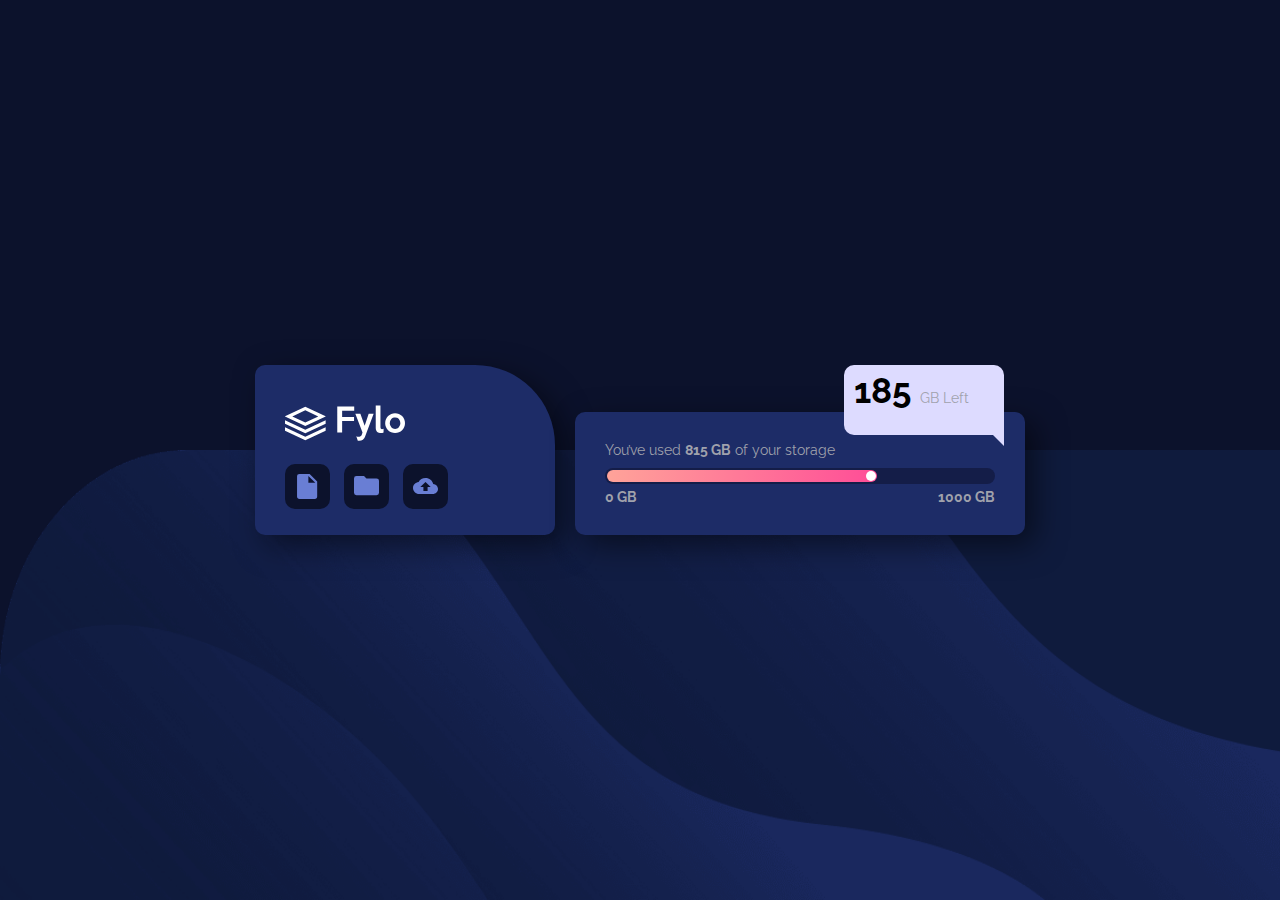
<file: Nouveau dossier/test.html>
<!DOCTYPE html>
<html lang="en">

<head>
  <meta charset="UTF-8">
  <meta name="viewport" content="width=device-width, initial-scale=1.0">
  <link rel="preconnect" href="https://fonts.gstatic.com">
  <link href="https://fonts.googleapis.com/css2?family=Raleway:wght@400;700&display=swap" rel="stylesheet">
  <link rel="stylesheet" href="style.css">
  <title>Atelier 2</title>

</head>

<body>
  <img class="cover" src="image/bg-desktop.png" alt="">
  <div class="bd">
    <div class="box1 box">
      <img class="logo" src="image/logo.svg" alt="">
      <div class="icons">
        <img src="image/icon-document.svg" alt="">
        <img src="image/icon-folder.svg" alt="">
        <img src="image/icon-upload.svg" alt="">
      </div>

    </div>
    <div class="box2 box">
      <div class="label">
        <p><span>185</span> GB Left</p>
        <div class="trl"></div>
      </div>
      <p>You’ve used <strong>815 GB</strong> of your storage</p>
      <div class="progress">
        <div class="bar">
          <div class="circle"></div>
        </div>
      </div>
      <div class="range">
        <p><strong>0 GB</strong></p>
        <p><strong>1000 GB</strong></p>
      </div>
    </div>
</div>

</body>
</html>
</file>
<file: Nouveau dossier/style.css>
* {
    margin: 0;
    padding: 0;
    box-sizing: border-box;
  }
  
  body {
    background-color: hsl(229, 57%, 11%);
    font-family: "Raleway", sans-serif;
    font-size: 14px;
  }
  
  .cover {
    width: 100%;
    background-size: cover;
    position: absolute;
    bottom: 0;
    height: 50%;
  }
  
  .bd {
    position: absolute;
    top: 50%;
    left: 50%;
    transform: translate(-50%, -50%);
    display: grid;
    grid-template-columns: 1fr 1fr;
    grid-auto-rows: minmax(100px, auto);
    grid-gap: 20px;
  }
  
  .box {
    background-color: hsl(228, 56%, 26%);
    padding: 30px;
    border-radius: 10px;
    box-shadow: 10px 10px 30px rgba(0, 0, 0, 0.5);
  }
  
  .box1 {
    border-top-right-radius: 80px;
    padding: 30px;
    width: 300px;
    height: 170px;
  }
  
  .logo {
    width: 120px;
    margin-top: 10px;
  }
  
  .icons  img {
    background-color: hsl(229, 57%, 11%);
    padding: 10px;
    border-radius: 10px;
    height: 45px;
    width: 45px;
    margin-top: 20px;
    object-fit: contain;
  }
  
  .icons  img:not(:nth-child(3)) {
    margin-right: 10px;
  }
  
  .box2 {
    width: 450px;
    align-self: flex-end;
  }
  
  .progress {
    background-color: hsl(229, 57%, 18%);
    padding: 2px;
    border-radius: 50px;
    margin: 10px auto 5px auto;
  }
  
  .bar {
    background-image: linear-gradient(
      to right,
      hsl(6, 100%, 80%),
      hsl(335, 100%, 65%)
    );
    padding: 6px;
    width: 70%;
    border-radius: 50px;
  }
  
  .circle {
    background-color: white;
    padding: 5px;
    width: 5px;
    border-radius: 50%;
    float: right;
    margin-top: -4.6px;
    margin-right: -4.5px;
  }
  
  p {
    color: hsl(229, 7%, 65%);
    font-weight: 400;
  }
  
  .range {
    display: flex;
    justify-content: space-between;
  }
  
  .label {
    position: absolute;
    top: 0px;
    right: 1.5em;
    background:#DDDBFF;
    width: 160px;
    height: 70px;
    border-radius: 10px 10px 0;

  }
  .trl{
    border-left: 25px solid transparent;
    border-right: 0 solid transparent;
    border-top: 25px solid #DDDBFF;
    margin-left: 135px;
  }
  
  .label p {
    position: relative;
    bottom: 10px;
    margin-top: 15px;
    margin-left: 10px;
  }
  
  .label span {
    font-size: 35px;
    font-weight: 700;
    color: black;
    margin-right: 5px;
  }
  
  @media screen and (max-width: 800px) {
    .bd {
      grid-template-columns: 1fr;
      width: 60%;
    }
    .box {
      width: 100%;
      text-align: center;
    }
    .box2{
      text-align: center;
    }
    .label {
      background-color: white;
      border-radius: 10px;
      left:32%;
      margin-top: 19rem;
    }
    .label p {
      bottom: 0;
    }
    .trl{
      display: none;
    }
  }
  
  @media screen and (max-width: 600px) {
    body {
      background-size: cover;
    }
    .cover {
      display: none;
    }
    .label {
      margin-top: 19rem;
      left: 80px;
    }
    .label span {
      font-size: 30px;
    }
    .trl{
      display: none;
    }
  }
  
  @media screen and (max-width: 375px) {
    .bd {
      width: 80%;
    }
    .trl{
      display: none;
    }
    body {
      background-size: cover;
    }
    .cover {
      display: none;
    }
    .label {
      right: 30%;
    }
    .label span {
      font-size: 30px;
    }
  }

 
  @media screen and (max-width:440px) {
    .label{
      margin-top: 20rem;
      left: 40px;
    }
  }
</file>
